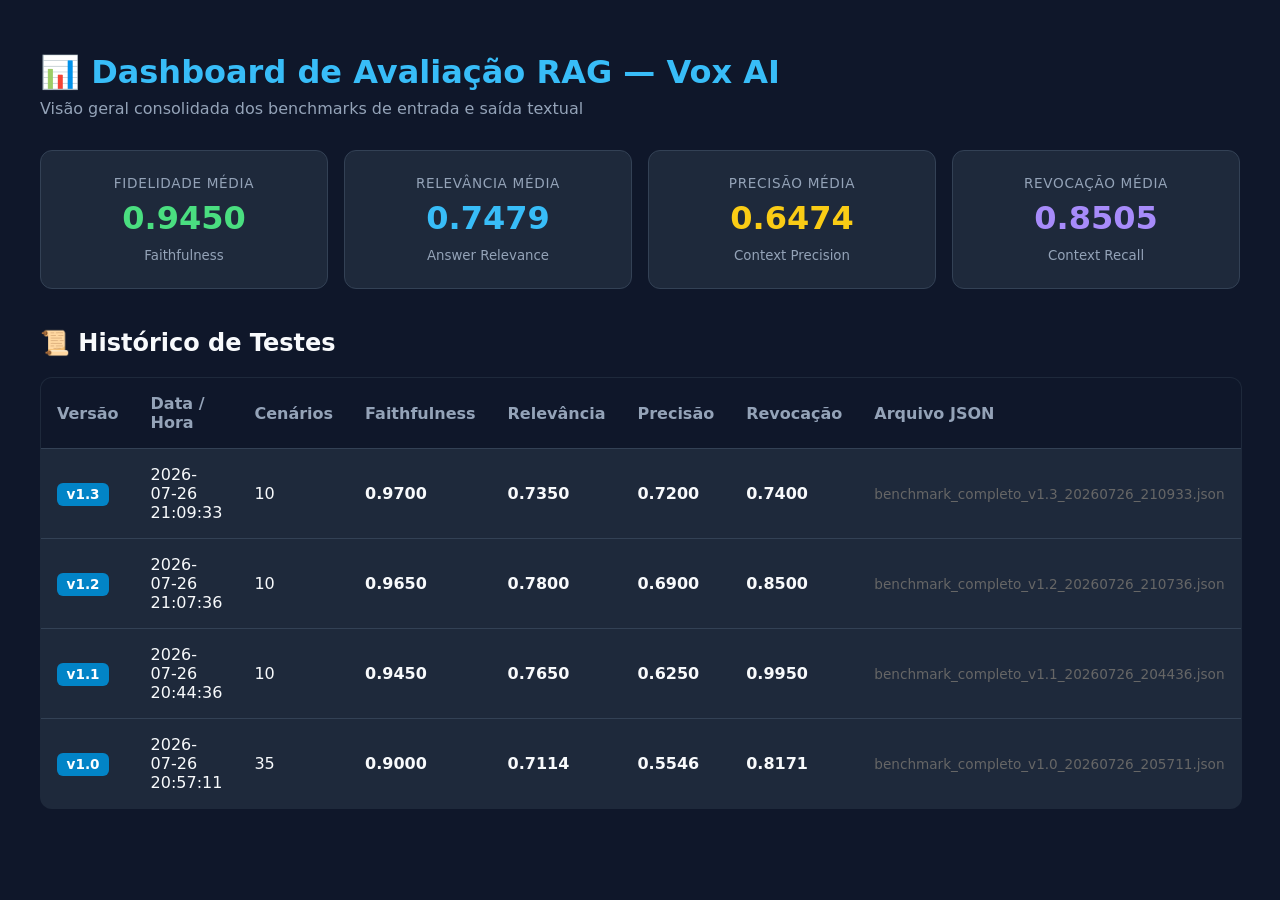
<file: cnpq/resultados/dashboard.html>
<!DOCTYPE html>
<html lang="pt-BR">
<head>
    <meta charset="UTF-8">
    <meta name="viewport" content="width=device-width, initial-scale=1.0">
    <title>Dashboard RAG - Vox AI</title>
    <style>
        :root {
            --bg: #0f172a;
            --card-bg: #1e293b;
            --text: #f8fafc;
            --accent: #38bdf8;
            --border: #334155;
            --green: #22c55e;
        }
        body {
            font-family: system-ui, -apple-system, sans-serif;
            background: var(--bg);
            color: var(--text);
            margin: 0;
            padding: 2rem;
        }
        .container {
            max-width: 1200px;
            margin: 0 auto;
        }
        h1 {
            color: var(--accent);
            margin-bottom: 0.5rem;
        }
        .subtitle {
            color: #94a3b8;
            margin-bottom: 2rem;
        }
        .cards {
            display: grid;
            grid-template-columns: repeat(auto-fit, minmax(220px, 1fr));
            gap: 1rem;
            margin-bottom: 2.5rem;
        }
        .card {
            background: var(--card-bg);
            padding: 1.5rem;
            border-radius: 12px;
            border: 1px solid var(--border);
            text-align: center;
        }
        .card .title {
            font-size: 0.85rem;
            color: #94a3b8;
            text-transform: uppercase;
            letter-spacing: 0.05em;
        }
        .card .val {
            font-size: 2rem;
            font-weight: bold;
            color: var(--accent);
            margin: 0.5rem 0;
        }
        table {
            width: 100%;
            border-collapse: collapse;
            background: var(--card-bg);
            border-radius: 12px;
            overflow: hidden;
            border: 1px solid var(--border);
        }
        th, td {
            padding: 1rem;
            text-align: left;
            border-bottom: 1px solid var(--border);
        }
        th {
            background: #0f172a;
            color: #94a3b8;
            font-weight: 600;
        }
        .badge {
            background: #0284c7;
            color: white;
            padding: 0.2rem 0.6rem;
            border-radius: 6px;
            font-size: 0.85em;
            font-weight: bold;
        }
    </style>
</head>
<body>
    <div class="container">
        <h1>📊 Dashboard de Avaliação RAG — Vox AI</h1>
        <div class="subtitle">Visão geral consolidada dos benchmarks de entrada e saída textual</div>

        <div class="cards">
            <div class="card">
                <div class="title">Fidelidade Média</div>
                <div class="val" style="color: #4ade80;">0.9450</div>
                <small style="color: #94a3b8;">Faithfulness</small>
            </div>
            <div class="card">
                <div class="title">Relevância Média</div>
                <div class="val" style="color: #38bdf8;">0.7479</div>
                <small style="color: #94a3b8;">Answer Relevance</small>
            </div>
            <div class="card">
                <div class="title">Precisão Média</div>
                <div class="val" style="color: #facc15;">0.6474</div>
                <small style="color: #94a3b8;">Context Precision</small>
            </div>
            <div class="card">
                <div class="title">Revocação Média</div>
                <div class="val" style="color: #a78bfa;">0.8505</div>
                <small style="color: #94a3b8;">Context Recall</small>
            </div>
        </div>

        <h2>📜 Histórico de Testes</h2>
        <table>
            <thead>
                <tr>
                    <th>Versão</th>
                    <th>Data / Hora</th>
                    <th>Cenários</th>
                    <th>Faithfulness</th>
                    <th>Relevância</th>
                    <th>Precisão</th>
                    <th>Revocação</th>
                    <th>Arquivo JSON</th>
                </tr>
            </thead>
            <tbody>
                
        <tr>
            <td><span class="badge">v1.3</span></td>
            <td>2026-07-26 21:09:33</td>
            <td>10</td>
            <td><strong>0.9700</strong></td>
            <td><strong>0.7350</strong></td>
            <td><strong>0.7200</strong></td>
            <td><strong>0.7400</strong></td>
            <td style="font-size: 0.85em; color: #666;">benchmark_completo_v1.3_20260726_210933.json</td>
        </tr>
        
        <tr>
            <td><span class="badge">v1.2</span></td>
            <td>2026-07-26 21:07:36</td>
            <td>10</td>
            <td><strong>0.9650</strong></td>
            <td><strong>0.7800</strong></td>
            <td><strong>0.6900</strong></td>
            <td><strong>0.8500</strong></td>
            <td style="font-size: 0.85em; color: #666;">benchmark_completo_v1.2_20260726_210736.json</td>
        </tr>
        
        <tr>
            <td><span class="badge">v1.1</span></td>
            <td>2026-07-26 20:44:36</td>
            <td>10</td>
            <td><strong>0.9450</strong></td>
            <td><strong>0.7650</strong></td>
            <td><strong>0.6250</strong></td>
            <td><strong>0.9950</strong></td>
            <td style="font-size: 0.85em; color: #666;">benchmark_completo_v1.1_20260726_204436.json</td>
        </tr>
        
        <tr>
            <td><span class="badge">v1.0</span></td>
            <td>2026-07-26 20:57:11</td>
            <td>35</td>
            <td><strong>0.9000</strong></td>
            <td><strong>0.7114</strong></td>
            <td><strong>0.5546</strong></td>
            <td><strong>0.8171</strong></td>
            <td style="font-size: 0.85em; color: #666;">benchmark_completo_v1.0_20260726_205711.json</td>
        </tr>
        
            </tbody>
        </table>
    </div>
</body>
</html>
</file>
